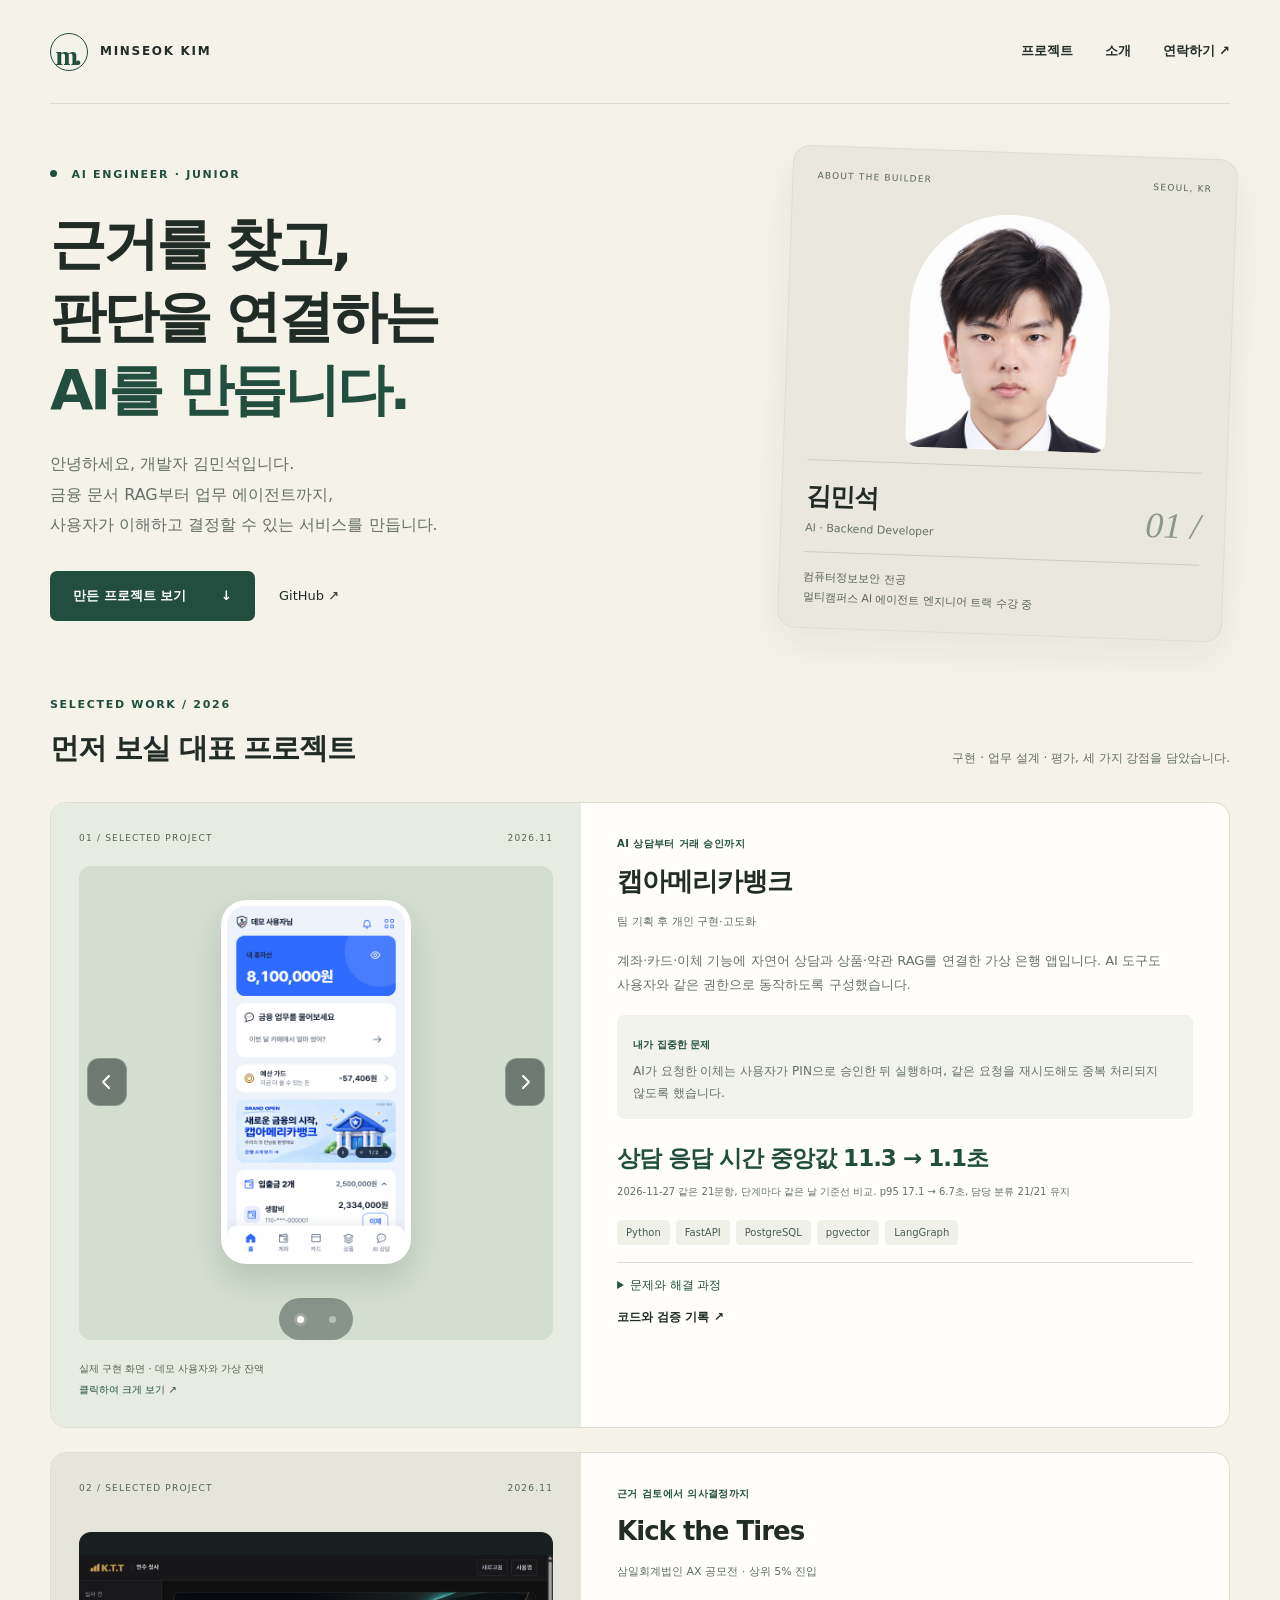
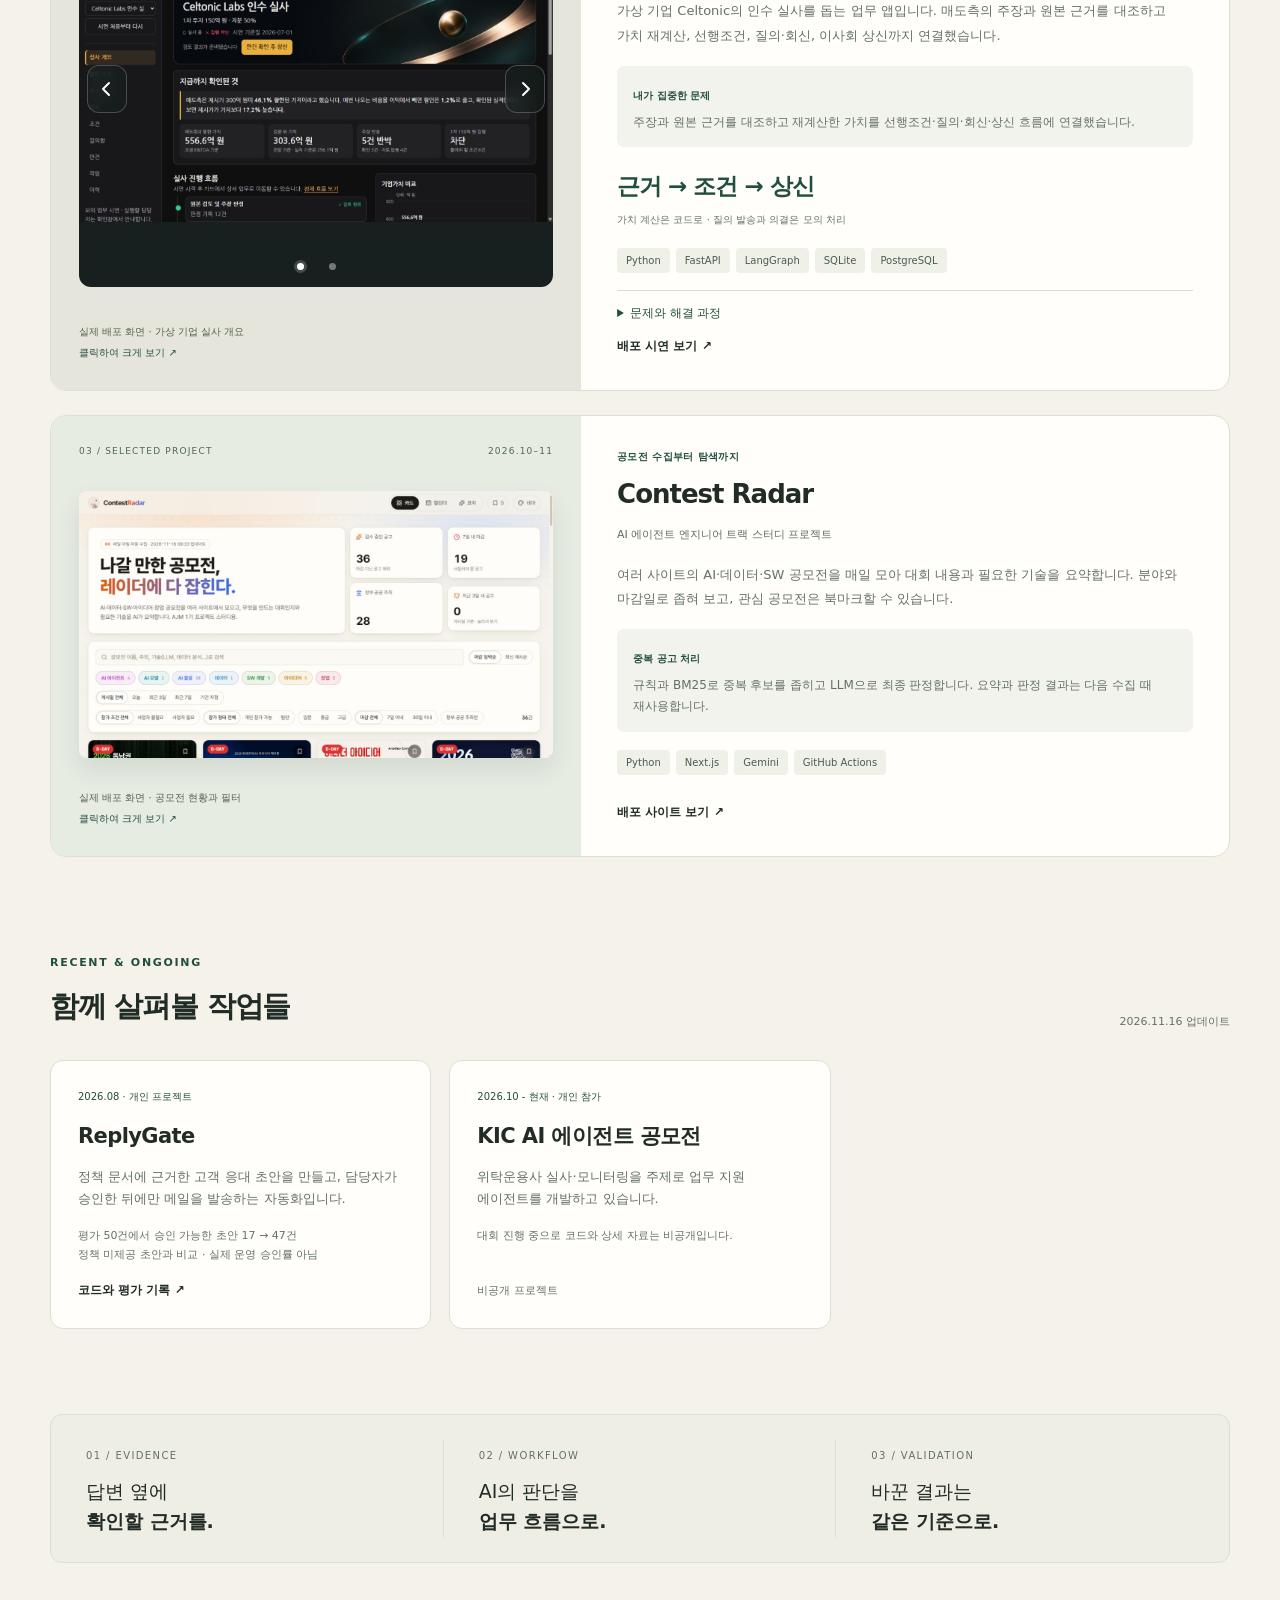
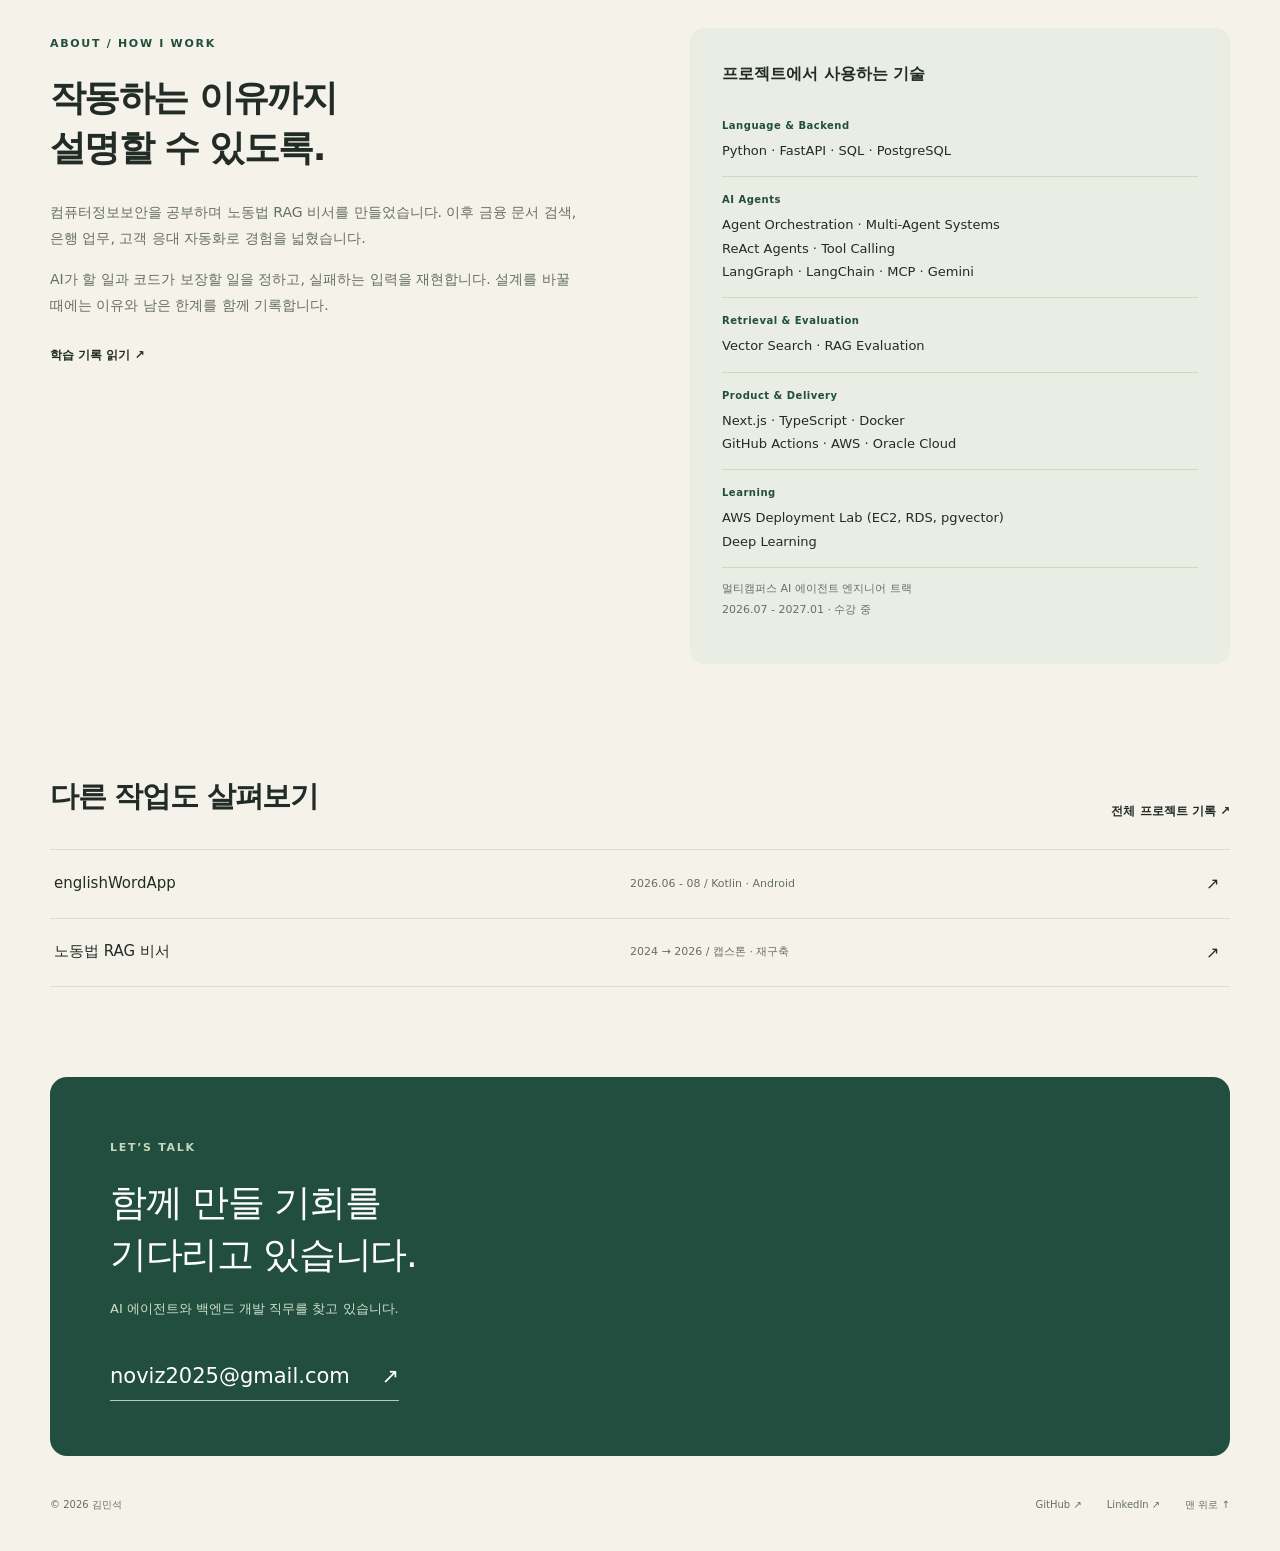
<file: index.html>
<!doctype html>
<html lang="ko"><head><meta charset="utf-8"><meta name="viewport" content="width=device-width,initial-scale=1"><title>김민석 | AI Engineer Portfolio</title><meta name="description" content="금융 문서 RAG와 업무 에이전트를 만드는 개발자 김민석. 문제 해결 과정, 구현한 서비스와 검증 기록을 소개합니다."><meta name="theme-color" content="#f5f2e9"><meta property="og:title" content="김민석 · AI Engineer"><meta property="og:description" content="근거를 찾고, 판단을 연결하고, 실행을 검증합니다."><meta property="og:image" content="https://noviz-domino.github.io/og-image.png"><meta property="og:url" content="https://noviz-domino.github.io/"><link rel="canonical" href="https://noviz-domino.github.io/"><link rel="icon" href="favicon.ico"><link rel="stylesheet" href="styles.css"><script src="gallery.js" defer></script></head>
<body><a class="skip" href="#main">본문으로 바로가기</a><header class="header"><a class="wordmark" href="#home" aria-label="김민석 처음으로"><span class="mark" aria-hidden="true">m.</span> MINSEOK KIM</a><nav aria-label="주요 메뉴"><a href="#work">프로젝트</a><a href="#about">소개</a><a href="#contact">연락하기 <span aria-hidden="true">↗</span></a></nav></header>
<main id="main"><section class="hero" id="home"><div class="hero-copy"><div class="eyebrow"><span class="dot"></span> AI ENGINEER · JUNIOR</div><h1>근거를 찾고,<br>판단을 연결하는<br><em>AI를 만듭니다.</em></h1><p>안녕하세요, 개발자 김민석입니다.<br>금융 문서 RAG부터 업무 에이전트까지,<br>사용자가 이해하고 결정할 수 있는 서비스를 만듭니다.</p><a class="button" href="#work">만든 프로젝트 보기 <span aria-hidden="true">↓</span></a><a class="hero-link" href="https://github.com/noviz-domino">GitHub ↗</a></div><aside class="profile-card"><div class="profile-top"><span>ABOUT THE BUILDER</span><span>SEOUL, KR</span></div><img src="profile.png" alt="김민석 프로필 사진" width="413" height="531" fetchpriority="high"><div class="profile-bottom"><div><strong>김민석</strong><p>AI · Backend Developer</p></div><span class="profile-index">01 /</span></div><div class="profile-note">컴퓨터정보보안 전공<br>멀티캠퍼스 AI 에이전트 엔지니어 트랙 수강 중</div></aside></section>

<section id="work"><div class="section-heading"><div><span class="eyebrow">SELECTED WORK / 2026</span><h2>먼저 보실 대표 프로젝트</h2></div><p>구현 · 업무 설계 · 평가, 세 가지 강점을 담았습니다.</p></div><div class="projects"><article class="project featured-project" id="capamerica">
 <figure class="project-visual visual-capamerica"><div class="visual-heading"><span>01 / SELECTED PROJECT</span><span>2026.11</span></div>
<div class="project-gallery" data-gallery role="region" aria-roledescription="이미지 슬라이더" aria-label="캡아메리카뱅크 프로젝트 이미지"><a class="gallery-slide image-link" data-caption="실제 구현 화면 · 데모 사용자와 가상 잔액" href="assets/projects/capamerica-home.jpg" target="_blank" rel="noopener" aria-label="캡아메리카뱅크 이미지 크게 보기 (새 탭)"><span class="phone-frame"><span class="phone-screen"><img src="assets/projects/capamerica-home.jpg" alt="캡아메리카뱅크 모바일 홈의 자산, 예산 가드, 계좌와 이체 화면" loading="lazy" decoding="async"></span></span></a><a class="gallery-slide image-link" href="assets/projects/capamerica-workflow.svg" target="_blank" rel="noopener" aria-label="캡아메리카뱅크 LangGraph 업무 흐름도 크게 보기 (새 탭)" data-caption="멀티 에이전트 설계 · ReAct 루프, 결제·예산 가드" hidden><img src="assets/projects/capamerica-workflow.svg" alt="LangGraph Supervisor와 도메인 Agent 네 개, ReAct 도구 호출 루프, 결제·이체와 예산 가드 구조도" width="1440" height="1200" loading="lazy" decoding="async"></a><div class="gallery-controls" hidden><button class="gallery-arrow previous" data-previous type="button" aria-label="캡아메리카뱅크 이전 이미지"><svg viewBox="0 0 24 24" aria-hidden="true"><path d="m14 6-6 6 6 6"/></svg></button><button class="gallery-arrow next" data-next type="button" aria-label="캡아메리카뱅크 다음 이미지"><svg viewBox="0 0 24 24" aria-hidden="true"><path d="m10 6 6 6-6 6"/></svg></button><div class="gallery-dots" role="group" aria-label="이미지 선택"><button class="gallery-dot" type="button" aria-label="캡아메리카뱅크 은행 홈 화면 보기" aria-pressed="true"><span></span></button><button class="gallery-dot" type="button" aria-label="캡아메리카뱅크 LangGraph 업무 흐름도 보기" aria-pressed="false"><span></span></button></div></div></div>
<figcaption><span data-caption aria-live="polite">실제 구현 화면 · 데모 사용자와 가상 잔액</span><span>클릭하여 크게 보기 ↗</span></figcaption></figure>
 <div class="project-copy"><div class="eyebrow">AI 상담부터 거래 승인까지</div><h3>캡아메리카뱅크</h3><p class="project-role">팀 기획 후 개인 구현·고도화</p><p>계좌·카드·이체 기능에 자연어 상담과 상품·약관 RAG를 연결한 가상 은행 앱입니다. AI 도구도 사용자와 같은 권한으로 동작하도록 구성했습니다.</p><div class="contribution"><span>내가 집중한 문제</span><p>AI가 요청한 이체는 사용자가 PIN으로 승인한 뒤 실행하며, 같은 요청을 재시도해도 중복 처리되지 않도록 했습니다.</p></div><div class="metric"><strong>상담 응답 시간 중앙값 11.3 → 1.1초</strong><span>2026-11-27 같은 21문항, 단계마다 같은 날 기준선 비교. p95 17.1 → 6.7초, 담당 분류 21/21 유지</span></div><div class="tags"><span>Python</span><span>FastAPI</span><span>PostgreSQL</span><span>pgvector</span><span>LangGraph</span></div><details><summary>문제와 해결 과정</summary><p>AI가 재시도한 이체 요청이 중복 실행되거나, 상담 도구가 사용자의 권한을 넘어 돈을 움직이는 상황을 막아야 했습니다. 상담 응답이 느렸고, 테스트용 모델에서 통과한 대화가 실제 Gemini에서는 메시지 형식 차이로 실패했습니다.</p><p>잔액과 장부 변경을 실행 함수로 모으고 행 잠금과 요청 번호를 적용했습니다. AI는 이체 승인 요청을 만들고, 사용자가 PIN을 입력하면 거래를 실행합니다. 상담 라우터는 대화 턴마다 실행 계획을 한 번만 세우도록 바꿨고, Gemini의 메시지 제약을 테스트용 모델에도 반영했습니다.</p><p class="fine">RAG 평가는 데모 약관 기반 38문항으로 진행했습니다. 거래 시연에는 가상 데이터를 사용합니다.</p></details><a class="text-link" href="https://github.com/noviz-domino/avengers-bank-noviz">코드와 검증 기록 <span aria-hidden="true">↗</span></a></div>
 </article><article class="project featured-project" id="ktt">
 <figure class="project-visual visual-ktt"><div class="visual-heading"><span>02 / SELECTED PROJECT</span><span>2026.11</span></div>
<div class="project-gallery" data-gallery role="region" aria-roledescription="이미지 슬라이더" aria-label="Kick the Tires 프로젝트 이미지"><a class="gallery-slide image-link" href="assets/projects/kick-the-tires-home.jpg" target="_blank" rel="noopener" aria-label="Kick the Tires 실사 개요 메인 화면 크게 보기 (새 탭)" data-caption="실제 배포 화면 · 가상 기업 실사 개요"><img src="assets/projects/kick-the-tires-home.jpg" alt="Kick the Tires 실사 개요 메인 화면" loading="lazy" decoding="async"></a><a class="gallery-slide image-link" href="assets/projects/kick-the-tires-workflow.png" target="_blank" rel="noopener" aria-label="Kick the Tires 업무 실행 그래프 크게 보기 (새 탭)" data-caption="실제 구현 화면 · 업무 실행 그래프" hidden><img src="assets/projects/kick-the-tires-workflow.png" alt="Kick the Tires 업무 실행 그래프" loading="lazy" decoding="async"></a><div class="gallery-controls" hidden><button class="gallery-arrow previous" data-previous type="button" aria-label="Kick the Tires 이전 이미지"><svg viewBox="0 0 24 24" aria-hidden="true"><path d="m14 6-6 6 6 6"/></svg></button><button class="gallery-arrow next" data-next type="button" aria-label="Kick the Tires 다음 이미지"><svg viewBox="0 0 24 24" aria-hidden="true"><path d="m10 6 6 6-6 6"/></svg></button><div class="gallery-dots" role="group" aria-label="이미지 선택"><button class="gallery-dot" type="button" aria-label="Kick the Tires 실사 개요 메인 화면 보기" aria-pressed="true"><span></span></button><button class="gallery-dot" type="button" aria-label="Kick the Tires 업무 실행 그래프 보기" aria-pressed="false"><span></span></button></div></div></div>
<figcaption><span data-caption aria-live="polite">실제 배포 화면 · 가상 기업 실사 개요</span><span>클릭하여 크게 보기 ↗</span></figcaption></figure>
 <div class="project-copy"><div class="eyebrow">근거 검토에서 의사결정까지</div><h3>Kick the Tires</h3><p class="project-role">삼일회계법인 AX 공모전 · 상위 5% 진입</p><p>가상 기업 Celtonic의 인수 실사를 돕는 업무 앱입니다. 매도측의 주장과 원본 근거를 대조하고 가치 재계산, 선행조건, 질의·회신, 이사회 상신까지 연결했습니다.</p><div class="contribution"><span>내가 집중한 문제</span><p>주장과 원본 근거를 대조하고 재계산한 가치를 선행조건·질의·회신·상신 흐름에 연결했습니다.</p></div><div class="metric"><strong>근거 → 조건 → 상신</strong><span>가치 계산은 코드로 · 질의 발송과 의결은 모의 처리</span></div><div class="tags"><span>Python</span><span>FastAPI</span><span>LangGraph</span><span>SQLite</span><span>PostgreSQL</span></div><details><summary>문제와 해결 과정</summary><p>매도측의 조정 EBITDA와 할인율을 그대로 받아들이면 반복 비용을 일회성 비용으로 처리한 주장이 투자 판단에 섞일 수 있었습니다. 숫자만 고쳐서는 부서별 확인과 집행 조건을 관리하기 어려웠습니다.</p><p>주장·원본·판정 이력을 분리하고 근거가 맞지 않는 판정은 코드에서 거부하도록 구성했습니다. 재무·공급 기준선 계산도 코드가 수행합니다.</p><p class="fine">질의 발송·부서 회신·이사회 의결은 모의 처리입니다. Gemini는 보조 검토 이력을 남기며 투자 승인 권한을 갖지 않습니다.</p></details><a class="text-link" href="https://ktt-w66x.axhub.app">배포 시연 보기 <span aria-hidden="true">↗</span></a></div>
 </article><article class="project featured-project" id="contest-radar">
 <figure class="project-visual">
  <div class="visual-heading"><span>03 / SELECTED PROJECT</span><span>2026.10–11</span></div>
  <a class="image-link" href="assets/projects/contest-radar-home.jpg" target="_blank" rel="noopener" aria-label="Contest Radar 배포 화면 크게 보기 (새 탭)">
   <img src="assets/projects/contest-radar-home.jpg" alt="Contest Radar의 접수 현황, 공모전 검색과 필터 화면" width="1270" height="714" loading="lazy" decoding="async">
  </a>
  <figcaption>실제 배포 화면 · 공모전 현황과 필터<span>클릭하여 크게 보기 ↗</span></figcaption>
 </figure>
 <div class="project-copy">
  <div class="eyebrow">공모전 수집부터 탐색까지</div>
  <h3>Contest Radar</h3>
  <p class="project-role">AI 에이전트 엔지니어 트랙 스터디 프로젝트</p>
  <p>여러 사이트의 AI·데이터·SW 공모전을 매일 모아 대회 내용과 필요한 기술을 요약합니다. 분야와 마감일로 좁혀 보고, 관심 공모전은 북마크할 수 있습니다.</p>
  <div class="contribution"><span>중복 공고 처리</span><p>규칙과 BM25로 중복 후보를 좁히고 LLM으로 최종 판정합니다. 요약과 판정 결과는 다음 수집 때 재사용합니다.</p></div>
  <div class="tags"><span>Python</span><span>Next.js</span><span>Gemini</span><span>GitHub Actions</span></div>
  <a class="text-link" href="https://contest-radar-eta.vercel.app">배포 사이트 보기 <span aria-hidden="true">↗</span></a>
 </div>
 </article></div></section>
<section class="recent"><div class="section-heading"><div><span class="eyebrow">RECENT & ONGOING</span><h2>함께 살펴볼 작업들</h2></div><span class="fine">2026.11.16 업데이트</span></div><div class="small-grid"><article class="small-card"><span class="status">2026.08 · 개인 프로젝트</span><h3>ReplyGate</h3><p>정책 문서에 근거한 고객 응대 초안을 만들고, 담당자가 승인한 뒤에만 메일을 발송하는 자동화입니다.</p><p class="fine">평가 50건에서 승인 가능한 초안 17 → 47건<br>정책 미제공 초안과 비교 · 실제 운영 승인률 아님</p><a class="text-link" href="https://github.com/noviz-domino/portfolio/tree/main/projects/replygate">코드와 평가 기록 ↗</a></article><article class="small-card"><span class="status">2026.10 - 현재 · 개인 참가</span><h3>KIC AI 에이전트 공모전</h3><p>위탁운용사 실사·모니터링을 주제로 업무 지원 에이전트를 개발하고 있습니다.</p><p class="fine">대회 진행 중으로 코드와 상세 자료는 비공개입니다.</p><span class="muted-link">비공개 프로젝트</span></article></div></section>
<section class="principles" aria-label="개발에서 중요하게 생각하는 것"><div><span>01 / EVIDENCE</span><p>답변 옆에<br><strong>확인할 근거를.</strong></p></div><div><span>02 / WORKFLOW</span><p>AI의 판단을<br><strong>업무 흐름으로.</strong></p></div><div><span>03 / VALIDATION</span><p>바꾼 결과는<br><strong>같은 기준으로.</strong></p></div></section>
<section id="about" class="about"><div><span class="eyebrow">ABOUT / HOW I WORK</span><h2>작동하는 이유까지<br>설명할 수 있도록.</h2><p>컴퓨터정보보안을 공부하며 노동법 RAG 비서를 만들었습니다. 이후 금융 문서 검색, 은행 업무, 고객 응대 자동화로 경험을 넓혔습니다.</p><p>AI가 할 일과 코드가 보장할 일을 정하고, 실패하는 입력을 재현합니다. 설계를 바꿀 때에는 이유와 남은 한계를 함께 기록합니다.</p><a class="text-link" href="https://github.com/noviz-domino/TIL">학습 기록 읽기 ↗</a></div><div class="skills-card"><h3>프로젝트에서 사용하는 기술</h3><dl><div><dt>Language & Backend</dt><dd>Python · FastAPI · SQL · PostgreSQL</dd></div><div><dt>AI Agents</dt><dd>Agent Orchestration · Multi-Agent Systems<br>ReAct Agents · Tool Calling<br>LangGraph · LangChain · MCP · Gemini</dd></div><div><dt>Retrieval & Evaluation</dt><dd>Vector Search · RAG Evaluation</dd></div><div><dt>Product & Delivery</dt><dd>Next.js · TypeScript · Docker<br>GitHub Actions · AWS · Oracle Cloud</dd></div><div><dt>Learning</dt><dd>AWS Deployment Lab (EC2, RDS, pgvector)<br>Deep Learning</dd></div></dl><p class="fine">멀티캠퍼스 AI 에이전트 엔지니어 트랙<br>2026.07 - 2027.01 · 수강 중</p></div></section>
<section class="archive"><div class="section-heading"><h2>다른 작업도 살펴보기</h2><a class="text-link" href="https://github.com/noviz-domino/portfolio">전체 프로젝트 기록 ↗</a></div><div class="archive-links"><a href="https://github.com/noviz-domino/portfolio/tree/main/projects/englishWordApp"><span>englishWordApp</span><small>2026.06 - 08 / Kotlin · Android</small><b>↗</b></a><a href="https://github.com/noviz-domino/portfolio/tree/main/projects/legal_secretary"><span>노동법 RAG 비서</span><small>2024 → 2026 / 캡스톤 · 재구축</small><b>↗</b></a></div></section>
<section id="contact" class="contact"><span class="eyebrow">LET’S TALK</span><h2>함께 만들 기회를<br>기다리고 있습니다.</h2><p>AI 에이전트와 백엔드 개발 직무를 찾고 있습니다.</p><a href="mailto:noviz2025@gmail.com">noviz2025@gmail.com <span aria-hidden="true">↗</span></a></section></main><footer><span>© 2026 김민석</span><div><a href="https://github.com/noviz-domino">GitHub ↗</a><a href="https://www.linkedin.com/in/kim-min-seok-domino/">LinkedIn ↗</a><a href="#home">맨 위로 ↑</a></div></footer></body></html>
</file>
<file: styles.css>
:root{--paper:#f5f2e9;--card:#fffefa;--ink:#222c27;--muted:#647067;--green:#214e3e;--line:#dcded3;--soft:#e9ede2}*{box-sizing:border-box}html{scroll-behavior:smooth;scroll-padding-top:100px}body{margin:0;background:var(--paper);color:var(--ink);font-family:Inter,"Pretendard","Noto Sans KR","Malgun Gothic",system-ui,sans-serif;-webkit-font-smoothing:antialiased;line-height:1.7;word-break:keep-all}a{color:inherit;text-decoration:none}a:focus-visible,summary:focus-visible{outline:3px solid #a05a25;outline-offset:6px}a:hover{text-decoration:underline;text-underline-offset:5px}button,a,summary{-webkit-tap-highlight-color:transparent}.skip{position:fixed;top:-80px;left:20px;padding:12px;background:var(--green);color:white;z-index:10}.skip:focus{top:12px}.header,main,footer{max-width:1180px;margin:auto}.header{height:104px;display:flex;align-items:center;justify-content:space-between;border-bottom:1px solid var(--line)}.wordmark{display:flex;align-items:center;gap:12px;font-size:12px;letter-spacing:1.7px;font-weight:750}.mark{display:grid;place-items:center;width:38px;height:38px;border:1px solid var(--green);border-radius:50%;font-family:Georgia,serif;font-size:27px;letter-spacing:-3px;padding-right:4px;color:var(--green)}nav{display:flex;gap:32px;font-size:13px;font-weight:600}.hero{display:grid;grid-template-columns:1.45fr 1fr;gap:90px;align-items:center;padding:80px 0 72px}.eyebrow{font-size:11px;letter-spacing:1.7px;font-weight:700;color:var(--green)}.dot{display:inline-block;width:7px;height:7px;background:var(--green);border-radius:50%;margin:0 9px 1px 0}h1{font-size:clamp(39px,4.8vw,62px);line-height:1.3;letter-spacing:-3px;font-weight:650;margin:23px 0}h1 em{font-style:normal;color:var(--green)}.hero-copy>p{font-size:16px;color:var(--muted);line-height:1.9;margin-bottom:30px}.button{display:inline-flex;gap:35px;background:var(--green);color:#fff;padding:14px 23px;border-radius:7px;font-size:13px;font-weight:650}.button:hover{background:#173e30;text-decoration:none}.hero-link{font-size:13px;margin-left:24px}.profile-card{background:#eae8de;border:1px solid #deddd1;border-radius:18px;padding:22px 24px 0;transform:rotate(2deg);box-shadow:0 16px 38px #263c2510}.profile-top{display:flex;justify-content:space-between;font-size:9px;letter-spacing:1.2px;color:#5a655a}.profile-card img{display:block;width:200px;max-width:100%;height:235px;object-fit:cover;object-position:center 20%;margin:25px auto 16px;border-radius:100px 100px 12px 12px;background:#fff}.profile-bottom{display:flex;justify-content:space-between;align-items:center;border-top:1px solid #cbd0c3;padding-top:15px}.profile-bottom strong{font-size:25px;letter-spacing:-1px}.profile-bottom p{font-size:11px;margin:1px 0 14px;color:var(--muted)}.profile-index{font:italic 36px Georgia,serif;color:#8c9987}.profile-note{border-top:1px solid #cbd0c3;font-size:11px;line-height:1.8;padding:15px 0 20px;color:#596453}.principles{display:grid;grid-template-columns:repeat(3,1fr);border:1px solid var(--line);border-radius:12px;padding:25px 0;background:#eeeee4;margin-bottom:100px}.principles>div{padding:0 35px;border-right:1px solid var(--line)}.principles>div:last-child{border:0}.principles span{font-size:10px;letter-spacing:1.4px;color:var(--muted)}.principles p{font-size:19px;line-height:1.6;margin:9px 0 0}.principles strong{font-weight:650}.section-heading{display:flex;align-items:end;justify-content:space-between;margin-bottom:28px;gap:20px}.section-heading h2{font-size:29px;letter-spacing:-1.2px;font-weight:650;margin:8px 0 0}.section-heading>p{font-size:12px;color:var(--muted);margin-bottom:5px}.projects{display:grid;gap:24px}.project{display:grid;grid-template-columns:0.9fr 1.1fr;border:1px solid var(--line);border-radius:16px;overflow:hidden;background:var(--card)}.project-art{min-height:390px;padding:34px;display:flex;flex-direction:column;justify-content:space-between;background:#dfe8dd}.art-rag{background:#e7e7dd}.art-reply{background:#eee2d5}.art-caption{font-size:10px;letter-spacing:1.8px;color:#52664f}.flow{display:flex;flex-direction:column;align-items:center;padding:18px 0}.flow span,.flow strong{width:100%;max-width:310px;padding:13px 15px;background:#ffffffb3;border:1px solid #fff;border-radius:7px;text-align:center;font-size:13px;font-weight:500}.flow strong{background:var(--green);color:#fff;border-color:var(--green)}.flow b{font-size:17px;font-weight:400;color:#6d806a;line-height:1.9}.art-foot{font-size:11px;color:#5d6a58}.project-copy{padding:32px 36px}.project-copy .eyebrow{font-size:10px;letter-spacing:.4px}.project h3{font-size:26px;letter-spacing:-1px;margin:7px 0 12px}.project p{font-size:13px;color:var(--muted);line-height:1.85;margin:8px 0 16px}.metric{display:flex;align-items:baseline;gap:14px;flex-wrap:wrap;margin:22px 0}.metric strong{font-size:25px;letter-spacing:-1px;color:var(--green);font-weight:600}.metric span{font-size:10px;color:var(--muted)}.tags{display:flex;flex-wrap:wrap;gap:6px;margin:15px 0}.tags span{font-size:10px;background:#eff1e9;padding:4px 9px;border-radius:4px;color:#4b5c4f}.text-link{font-size:12px;font-weight:650;display:inline-block;margin-top:12px}details{border-top:1px solid var(--line);padding-top:12px;margin-top:17px}summary{font-size:12px;cursor:pointer;color:var(--green)}.fine{font-size:11px!important;color:var(--muted);line-height:1.8}.recent{margin-top:90px}.small-grid{display:grid;grid-template-columns:repeat(3,1fr);gap:18px}.small-card{border:1px solid var(--line);border-radius:13px;padding:27px;background:var(--card);display:flex;flex-direction:column;align-items:start}.status{font-size:10px;color:var(--green)}.small-card h3{font-size:21px;letter-spacing:-.6px;margin:14px 0 12px}.small-card p{font-size:13px;color:var(--muted);margin:0 0 15px}.small-card .text-link,.muted-link{margin-top:auto}.muted-link{font-size:11px;color:var(--muted)}.about{display:grid;grid-template-columns:1fr 1fr;gap:100px;margin:100px 0}.about h2{font-size:36px;line-height:1.4;letter-spacing:-1.6px;margin:18px 0 25px}.about p{font-size:14px;color:var(--muted);line-height:1.9}.skills-card{padding:32px;border-radius:14px;background:#e9ede3}.skills-card h3{font-size:16px;margin-top:0}.skills-card dl{margin:0}.skills-card dl>div{padding:14px 0;border-bottom:1px solid #d0d8c9}.skills-card dt{font-size:10px;color:var(--green);font-weight:650;letter-spacing:.5px;margin-bottom:5px}.skills-card dd{margin:0;font-size:13px;line-height:1.8}.archive-links{border-top:1px solid var(--line)}.archive-links a{display:grid;grid-template-columns:1fr 1fr 20px;gap:20px;align-items:center;border-bottom:1px solid var(--line);padding:20px 4px}.archive-links span{font-size:15px}.archive-links small{font-size:11px;color:var(--muted)}.archive-links b{font-weight:400}.contact{background:var(--green);color:#fff;border-radius:17px;padding:55px 60px;margin:90px 0 40px;position:relative}.contact .eyebrow{color:#c5d8bc}.contact h2{font-size:37px;line-height:1.4;letter-spacing:-1.3px;font-weight:500;margin:18px 0}.contact p{font-size:13px;color:#d0dfcd}.contact>a{display:inline-block;font-size:21px;border-bottom:1px solid #b7cdb0;padding:13px 0 6px;margin-top:12px}.contact>a span{margin-left:25px}footer{display:flex;justify-content:space-between;padding:0 0 38px;color:var(--muted);font-size:10px}footer div{display:flex;gap:25px}@media(max-width:1260px){.header,main,footer{margin-left:40px;margin-right:40px}.hero{gap:55px}}@media(max-width:850px){.hero{gap:35px;grid-template-columns:1.2fr 1fr}.hero h1{font-size:43px}.profile-card{padding:18px 18px 0}.profile-top{font-size:8px}.profile-card img{width:170px;height:215px}.project-copy{padding:25px}.project-art{padding:23px}.about{gap:40px}.small-grid{gap:12px}.small-card{padding:20px}.metric{gap:4px}.metric span{width:100%}}@media(max-width:620px){.header,main,footer{margin-left:22px;margin-right:22px}.header{height:80px}.wordmark{font-size:10px;letter-spacing:.6px}.mark{width:31px;height:31px;font-size:23px}nav{gap:14px;font-size:11px}nav a:last-child{display:none}.hero{grid-template-columns:1fr;gap:40px;padding:48px 0}.hero h1{font-size:43px;letter-spacing:-2.5px}.hero-copy>p{font-size:14px}.profile-card{max-width:340px;width:100%;justify-self:center;transform:rotate(1deg)}.profile-card img{width:165px;height:200px}.principles{margin:15px 0 62px;padding:19px 0}.principles>div{padding:0 13px}.principles span{font-size:8px;letter-spacing:.2px}.principles p{font-size:13px}.section-heading{display:block;margin-bottom:22px}.section-heading h2{font-size:24px}.section-heading>p{font-size:11px}.project{grid-template-columns:1fr}.project-art{min-height:260px;padding:24px}.flow{padding:13px 0}.flow span,.flow strong{padding:9px 12px;font-size:12px}.art-caption,.art-foot{font-size:9px}.project-copy{padding:25px}.project h3{font-size:24px}.metric span{width:auto}.small-grid{grid-template-columns:1fr;gap:14px}.small-card{padding:26px}.small-card h3{margin-top:10px}.small-card .text-link{margin-top:0}.recent{margin-top:58px}.about{grid-template-columns:1fr;gap:27px;margin:65px 0}.about h2{font-size:31px}.skills-card{padding:26px}.archive .section-heading h2{font-size:23px}.archive-links a{grid-template-columns:1fr 20px;gap:3px}.archive-links small{grid-row:2}.archive-links b{grid-column:2;grid-row:1/3}.contact{padding:32px 25px;margin:60px 0 28px}.contact h2{font-size:29px}.contact>a{font-size:16px}.contact>a span{margin-left:8px}footer{font-size:9px}footer div{gap:13px}}@media(prefers-reduced-motion:reduce){html{scroll-behavior:auto}}@media print{body{background:#fff;font-size:11pt}.header,footer,.button,.hero-link,.skip,.contact{display:none}.header,main,footer{margin:0}.hero{padding:15px 0;gap:30px}h1{font-size:30px}.profile-card{transform:none;box-shadow:none}.principles{margin:20px 0}.project{break-inside:avoid;margin-bottom:16px}.project-art{min-height:250px}.recent,.about{margin-top:30px}.about{gap:25px}.small-grid{gap:10px}details{display:block}details>p{display:block}.section-heading{break-after:avoid}}

/* Selected projects: real implementation captures and a documented agent flow. */
.hero{padding-top:48px;padding-bottom:54px}.hero h1{font-size:clamp(39px,4.4vw,56px)}
.project-visual{margin:0;padding:28px;display:flex;flex-direction:column;justify-content:space-between;gap:20px;background:#e7ece3;min-width:0}
.visual-heading{display:flex;justify-content:space-between;gap:12px;font-size:9px;letter-spacing:1.2px;color:#51664e}
.image-link{display:flex;justify-content:center;align-items:center;flex:1;min-height:280px;border-radius:9px}
.image-link img{display:block;width:100%;height:auto;max-height:440px;object-fit:contain;border-radius:8px;box-shadow:0 12px 25px #152a1c18;transition:transform .2s}
.image-link:hover img{transform:translateY(-3px)}.visual-capamerica .image-link img{width:auto;max-width:100%;height:390px;border:5px solid #fff;border-radius:20px;box-shadow:0 16px 32px #152a1c25}
.visual-ktt{background:#e6e5dc}.visual-rag{background:#e9e8df}.visual-rag .image-link img{background:#fff}
.project-visual figcaption{font-size:10px;color:#54624e;line-height:1.8}.project-visual figcaption span{display:block;color:#214e3e;margin-top:3px}
.project-copy .project-role{font-size:11px;margin:-3px 0 17px;color:#5e6d61}.contribution{padding:14px 16px;background:#f1f3ec;border-radius:7px;margin:18px 0}.contribution>span{font-size:10px;font-weight:700;color:#214e3e}.contribution p{margin:5px 0 0;font-size:12px;line-height:1.8}
.featured-project .metric{display:block;margin:20px 0}.featured-project .metric strong{font-size:23px;display:block}.featured-project .metric>span{display:block;margin-top:5px;font-size:10px}
.principles{margin-top:85px;margin-bottom:0}.about{margin-top:65px}
@media(max-width:850px){.project-visual{padding:22px}.visual-capamerica .image-link img{height:340px}.visual-heading{font-size:8px;letter-spacing:.5px}.featured-project .metric strong{font-size:21px}}
@media(max-width:620px){.hero{padding:36px 0 45px}.hero .profile-card{display:none}.hero-copy>p{margin-bottom:23px}.project-visual{padding:23px;gap:16px}.visual-capamerica .image-link img{height:310px}.image-link{min-height:0}.visual-ktt .image-link img,.visual-rag .image-link img{max-height:none}.project-visual figcaption{font-size:9px}.principles{margin-top:55px}.about{margin-top:50px}.featured-project .metric strong{font-size:22px}}
@media(prefers-reduced-motion:reduce){.image-link img{transition:none}.image-link:hover img{transform:none}}
@media print{.project-visual{padding:15px}.visual-capamerica .image-link img{height:250px}.project-visual img{box-shadow:none}.featured-project{break-inside:avoid}.principles{margin-top:25px}}

/* v5 capture is the 384 × 760 viewport itself (same ratio as 319 × 632), so it fills the frame without cropping. */
.phone-frame{display:block;width:210px;max-width:100%;padding:6px;border-radius:25px;background:#fff;box-shadow:0 16px 32px #152a1c25}
.phone-screen{display:block;position:relative;aspect-ratio:319/632;overflow:hidden;border-radius:19px;background:#fff}
.visual-capamerica .phone-screen img{position:absolute;top:0;left:0;width:100%;max-width:none;height:auto;max-height:none;border:0;border-radius:0;box-shadow:none;transform:none}
.project-gallery{position:relative;aspect-ratio:4/3;width:100%;margin:auto 0;border-radius:12px;background:#17201f;overflow:hidden;isolation:isolate}
.project-gallery .gallery-slide{position:absolute;inset:0;min-height:0;padding:0 0 42px;display:flex;align-items:center}
.project-gallery .gallery-slide[hidden],.gallery-controls[hidden]{display:none}
.project-gallery .image-link>img{width:100%;height:100%;max-height:none;object-fit:contain;border:0;border-radius:0;box-shadow:none;transform:none}
.visual-capamerica .project-gallery{aspect-ratio:1;container-type:inline-size;background:#d3ded1}
.visual-capamerica .project-gallery .phone-frame{width:min(190px, calc((100cqw - 64px) * .49))}
.gallery-arrow{position:absolute;z-index:2;top:calc(50% - 21px);transform:translateY(-50%);display:grid;place-items:center;width:40px;height:48px;padding:7px;border:1px solid #ffffff38;border-radius:12px;background:#18221f88;color:#fff;cursor:pointer;backdrop-filter:blur(8px);transition:background .15s}
.gallery-arrow.previous{left:8px}.gallery-arrow.next{right:8px}.gallery-arrow:hover{background:#18221fcc}.gallery-arrow svg{width:24px;height:24px;fill:none;stroke:currentColor;stroke-width:2;stroke-linecap:round;stroke-linejoin:round}
.gallery-dots{position:absolute;bottom:0;left:50%;transform:translateX(-50%);display:flex;height:42px;align-items:center;padding:0 5px;border-radius:25px;background:#18221f66}
.gallery-dot{display:grid;place-items:center;width:32px;height:38px;border:0;padding:0;background:transparent;cursor:pointer}
.gallery-dot span{display:block;width:7px;height:7px;border-radius:50%;background:#ffffff66;transition:background .15s,box-shadow .15s}
.gallery-dot[aria-pressed="true"] span{background:#fff;box-shadow:0 0 0 3px #ffffff30}
.gallery-arrow:focus-visible,.gallery-dot:focus-visible{outline:2px solid #f1cb7a;outline-offset:-3px}
.project-visual figcaption [data-caption]{margin:0;color:#54624e}
@media(max-width:850px){.phone-frame{width:186px}.gallery-arrow{width:34px;height:44px}.gallery-arrow.previous{left:5px}.gallery-arrow.next{right:5px}}
@media(max-width:620px){.phone-frame{width:190px}}
@media(prefers-reduced-motion:reduce){.gallery-arrow,.gallery-dot span{transition:none}}
@media print{.gallery-controls{display:none}.phone-frame{width:150px}}
</file>
